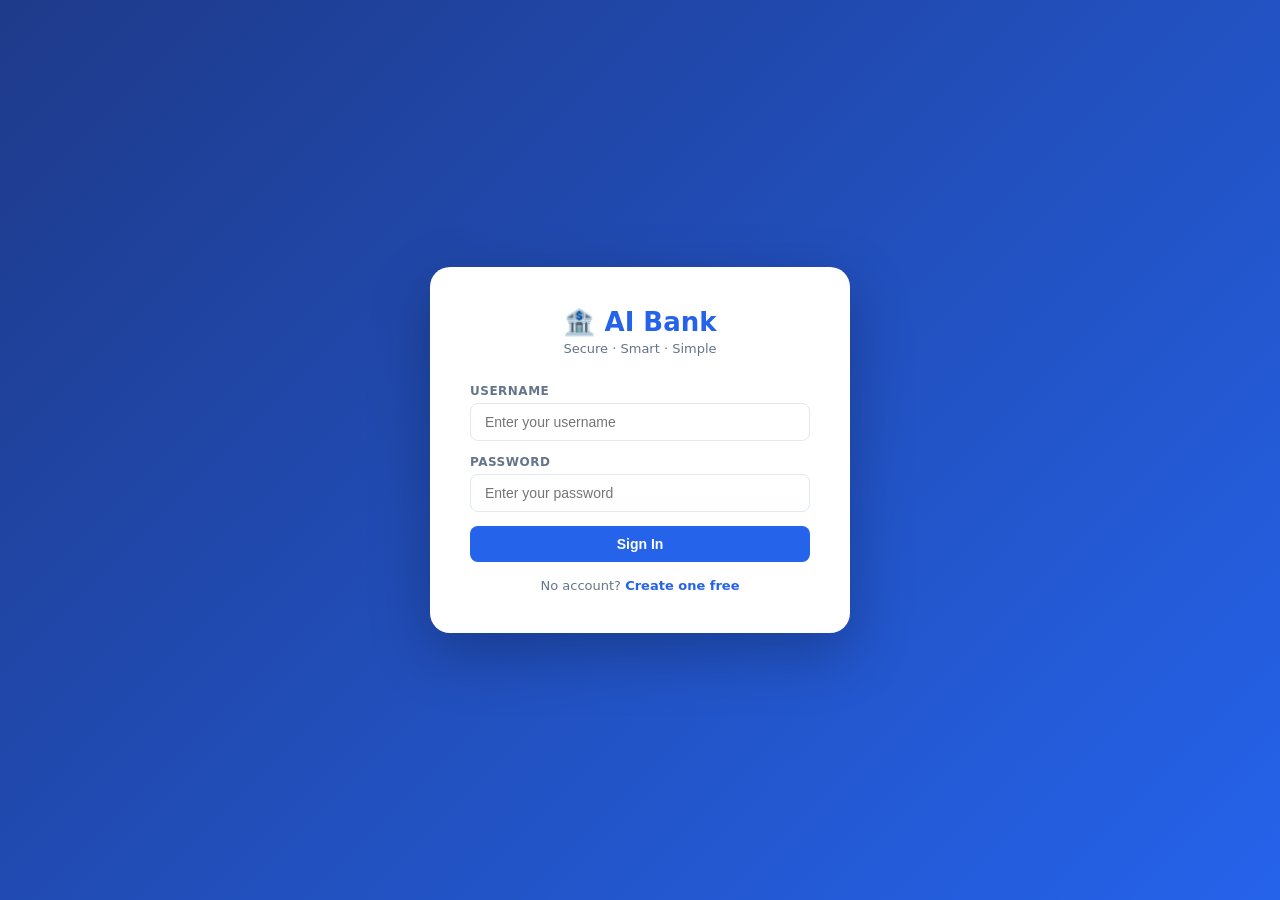
<file: frontend/index.html>
<!DOCTYPE html>
<html lang="en">
<head>
  <meta charset="UTF-8"/>
  <meta name="viewport" content="width=device-width,initial-scale=1"/>
  <title>AI Bank — Login</title>
  <link rel="stylesheet" href="style.css"/>
</head>
<body>
<div class="auth-wrap">
  <div class="auth-box">
    <div class="auth-logo">
      <h1>🏦 AI Bank</h1>
      <p>Secure · Smart · Simple</p>
    </div>
    <div id="err" class="alert alert-err"></div>
    <form id="form">
      <div class="field"><label>Username</label>
        <input id="u" type="text" placeholder="Enter your username" required autocomplete="username"/>
      </div>
      <div class="field"><label>Password</label>
        <input id="p" type="password" placeholder="Enter your password" required autocomplete="current-password"/>
      </div>
      <button class="btn btn-primary" type="submit">Sign In</button>
    </form>
    <div class="auth-link">No account? <a href="register.html">Create one free</a></div>
  </div>
</div>
<script>
const API = window.location.hostname === "localhost" || window.location.hostname === "127.0.0.1"
  ? "http://127.0.0.1:5000"
  : "https://ai-online-banking-system-1.onrender.com";
document.getElementById("form").onsubmit = async e => {
  e.preventDefault();
  const err = document.getElementById("err");
  const btn = e.target.querySelector("button");
  err.style.display = "none";
  btn.textContent = "Signing in...";
  btn.disabled = true;
  try {
    const res = await fetch(`${API}/api/login`, {
      method: "POST",
      headers: {"Content-Type":"application/json"},
      body: JSON.stringify({username: document.getElementById("u").value,
                            password: document.getElementById("p").value})
    });
    const d = await res.json();
    if (res.ok) {
      localStorage.clear();
      localStorage.setItem("token", d.token);
      localStorage.setItem("name", d.name);
      localStorage.setItem("username", d.username);
      btn.textContent = "Redirecting...";
      setTimeout(() => { location.href = "dashboard.html"; }, 100);
    } else {
      err.textContent = d.error;
      err.style.display = "block";
      btn.textContent = "Sign In";
      btn.disabled = false;
    }
  } catch(e) {
    err.textContent = "Cannot connect to server. Make sure the backend is running.";
    err.style.display = "block";
    btn.textContent = "Sign In";
    btn.disabled = false;
  }
};
</script>
</body>
</html>
</file>
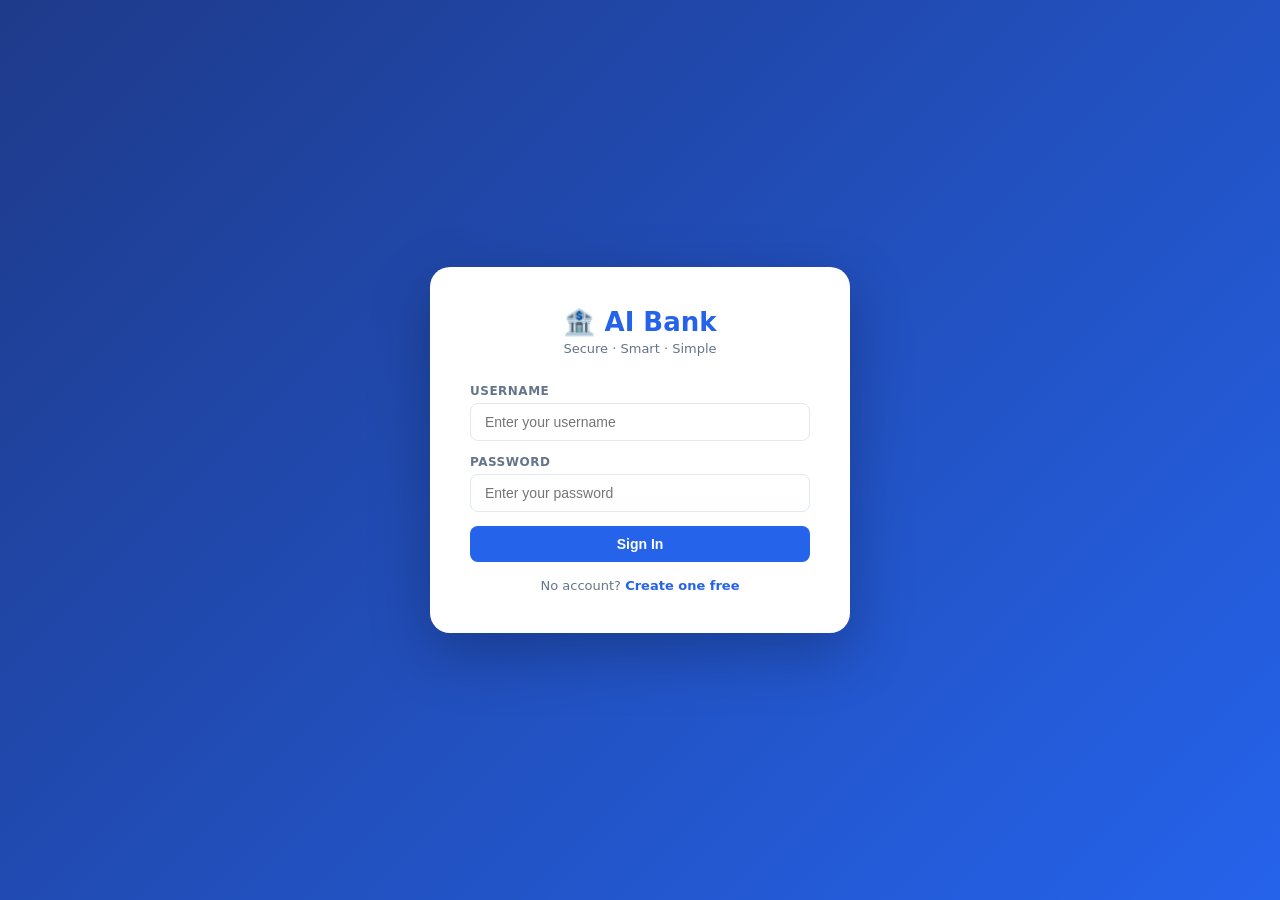
<file: frontend/dashboard.html>
<!DOCTYPE html>
<html lang="en">
<head>
  <meta charset="UTF-8"/>
  <meta name="viewport" content="width=device-width,initial-scale=1"/>
  <title>AI Bank — Dashboard</title>
  <link rel="stylesheet" href="style.css"/>
</head>
<body>
<div class="app">

<!-- Sidebar -->
<aside class="sidebar">
  <div class="sb-logo"><h2>🏦 AI Bank</h2><span>Smart Banking</span></div>
  <nav class="sb-nav">
    <button class="nav-btn active" data-page="dashboard"><span class="ic">📊</span><span>Dashboard</span></button>
    <button class="nav-btn" data-page="accounts"><span class="ic">💳</span><span>Accounts</span></button>
    <button class="nav-btn" data-page="transfer"><span class="ic">↔️</span><span>Transfer</span></button>
    <button class="nav-btn" data-page="history"><span class="ic">📋</span><span>History</span></button>
    <button class="nav-btn" data-page="ai"><span class="ic">🤖</span><span>AI Advisor</span></button>
  </nav>
  <div class="sb-foot">
    <div class="sb-user">
      <div class="avatar" id="av">U</div>
      <div><div class="sb-name" id="sbName">User</div><div class="sb-role">Account Holder</div></div>
    </div>
    <button class="btn-logout" onclick="logout()">Sign Out</button>
  </div>
</aside>

<!-- Main -->
<main class="main">

  <!-- Dashboard -->
  <div id="page-dashboard" class="page active">
    <div class="topbar">
      <h1>Dashboard</h1>
      <div class="topbar-btns">
        <button class="btn btn-success btn-sm" onclick="openModal('mDeposit')">+ Deposit</button>
        <button class="btn btn-danger btn-sm" onclick="openModal('mWithdraw')">Withdraw</button>
      </div>
    </div>
    <div class="stats">
      <div class="stat blue"><div class="lbl">Total Balance</div><div class="val" id="sTotalBal">₹0</div><div class="sub">All accounts</div></div>
      <div class="stat green"><div class="lbl">Total Credits</div><div class="val" id="sTotalCr">₹0</div><div class="sub">Money in</div></div>
      <div class="stat red"><div class="lbl">Total Debits</div><div class="val" id="sTotalDb">₹0</div><div class="sub">Money out</div></div>
      <div class="stat"><div class="lbl">Accounts</div><div class="val" id="sAccCount">0</div><div class="sub">Active</div></div>
    </div>
    <div class="section">
      <div class="sec-title">📋 Recent Transactions</div>
      <ul class="txn-list" id="recentTxns"><li class="empty">Loading...</li></ul>
    </div>
  </div>

  <!-- Accounts -->
  <div id="page-accounts" class="page">
    <div class="topbar"><h1>My Accounts</h1>
      <button class="btn btn-primary btn-sm" onclick="openModal('mNewAcc')">+ Open Account</button>
    </div>
    <div id="accList"></div>
  </div>

  <!-- Transfer -->
  <div id="page-transfer" class="page">
    <div class="topbar"><h1>Transfer Money</h1></div>
    <div class="section" style="max-width:480px">
      <div class="sec-title">↔️ Fund Transfer</div>
      <div id="tErr" class="alert alert-err"></div>
      <div id="tOk" class="alert alert-ok"></div>
      <div class="field"><label>From Account</label><select id="tFrom"></select></div>
      <div class="field"><label>To Account Number</label>
        <input id="tTo" type="text" placeholder="10-digit account number"/>
      </div>
      <div class="field"><label>Amount (₹)</label>
        <input id="tAmt" type="number" placeholder="0.00" min="1"/>
      </div>
      <button class="btn btn-primary" onclick="doTransfer()">Transfer Now</button>
    </div>
  </div>

  <!-- History -->
  <div id="page-history" class="page">
    <div class="topbar"><h1>Transaction History</h1></div>
    <div class="section">
      <div class="field" style="max-width:320px">
        <label>Select Account</label>
        <select id="hAccSel" onchange="loadHistory()"></select>
      </div>
      <ul class="txn-list" id="histTxns"><li class="empty">Select an account above.</li></ul>
    </div>
  </div>

  <!-- AI Advisor -->
  <div id="page-ai" class="page">
    <div class="topbar"><h1>🤖 AI Financial Advisor</h1></div>
    <div class="grid2">
      <div class="section">
        <div class="sec-title">📈 Spending Insights</div>
        <div class="field"><select id="aiAccSel" onchange="loadInsights()"></select></div>
        <div id="aiOut"><p class="empty">Select an account to load insights.</p></div>
      </div>
      <div class="section">
        <div class="sec-title">💬 Chat with AI</div>
        <div class="chat-wrap">
          <div class="chat-msgs" id="chatMsgs">
            <div class="msg bot"><div class="bubble">Hi! I'm your AI banking assistant. Ask me about your balance, spending, savings, or fraud protection.</div></div>
          </div>
          <div class="chat-row">
            <input id="chatIn" type="text" placeholder="Ask anything..." onkeydown="if(event.key==='Enter')sendChat()"/>
            <button class="btn btn-primary btn-sm" onclick="sendChat()">Send</button>
          </div>
        </div>
      </div>
    </div>
  </div>

</main>
</div>

<!-- Deposit Modal -->
<div class="overlay" id="mDeposit">
  <div class="modal">
    <h3>💰 Deposit Money</h3>
    <div id="dErr" class="alert alert-err"></div>
    <div class="field"><label>Account</label><select id="dAcc"></select></div>
    <div class="field"><label>Amount (₹)</label><input id="dAmt" type="number" placeholder="0.00" min="1"/></div>
    <div class="field"><label>Description</label><input id="dDesc" type="text" placeholder="e.g. Salary"/></div>
    <div class="modal-btns">
      <button class="btn btn-ghost btn-sm" onclick="closeModal('mDeposit')">Cancel</button>
      <button class="btn btn-success btn-sm" onclick="doDeposit()">Deposit</button>
    </div>
  </div>
</div>

<!-- Withdraw Modal -->
<div class="overlay" id="mWithdraw">
  <div class="modal">
    <h3>💸 Withdraw Money</h3>
    <div id="wErr" class="alert alert-err"></div>
    <div class="field"><label>Account</label><select id="wAcc"></select></div>
    <div class="field"><label>Amount (₹)</label><input id="wAmt" type="number" placeholder="0.00" min="1"/></div>
    <div class="field"><label>Description</label><input id="wDesc" type="text" placeholder="e.g. Groceries"/></div>
    <div class="modal-btns">
      <button class="btn btn-ghost btn-sm" onclick="closeModal('mWithdraw')">Cancel</button>
      <button class="btn btn-danger btn-sm" onclick="doWithdraw()">Withdraw</button>
    </div>
  </div>
</div>

<!-- New Account Modal -->
<div class="overlay" id="mNewAcc">
  <div class="modal">
    <h3>🏦 Open New Account</h3>
    <div class="field"><label>Account Type</label>
      <select id="newAccType">
        <option value="Savings">Savings Account</option>
        <option value="Current">Current Account</option>
      </select>
    </div>
    <div class="modal-btns">
      <button class="btn btn-ghost btn-sm" onclick="closeModal('mNewAcc')">Cancel</button>
      <button class="btn btn-primary btn-sm" onclick="doNewAccount()">Open Account</button>
    </div>
  </div>
</div>

<script src="app.js"></script>
</body>
</html>
</file>
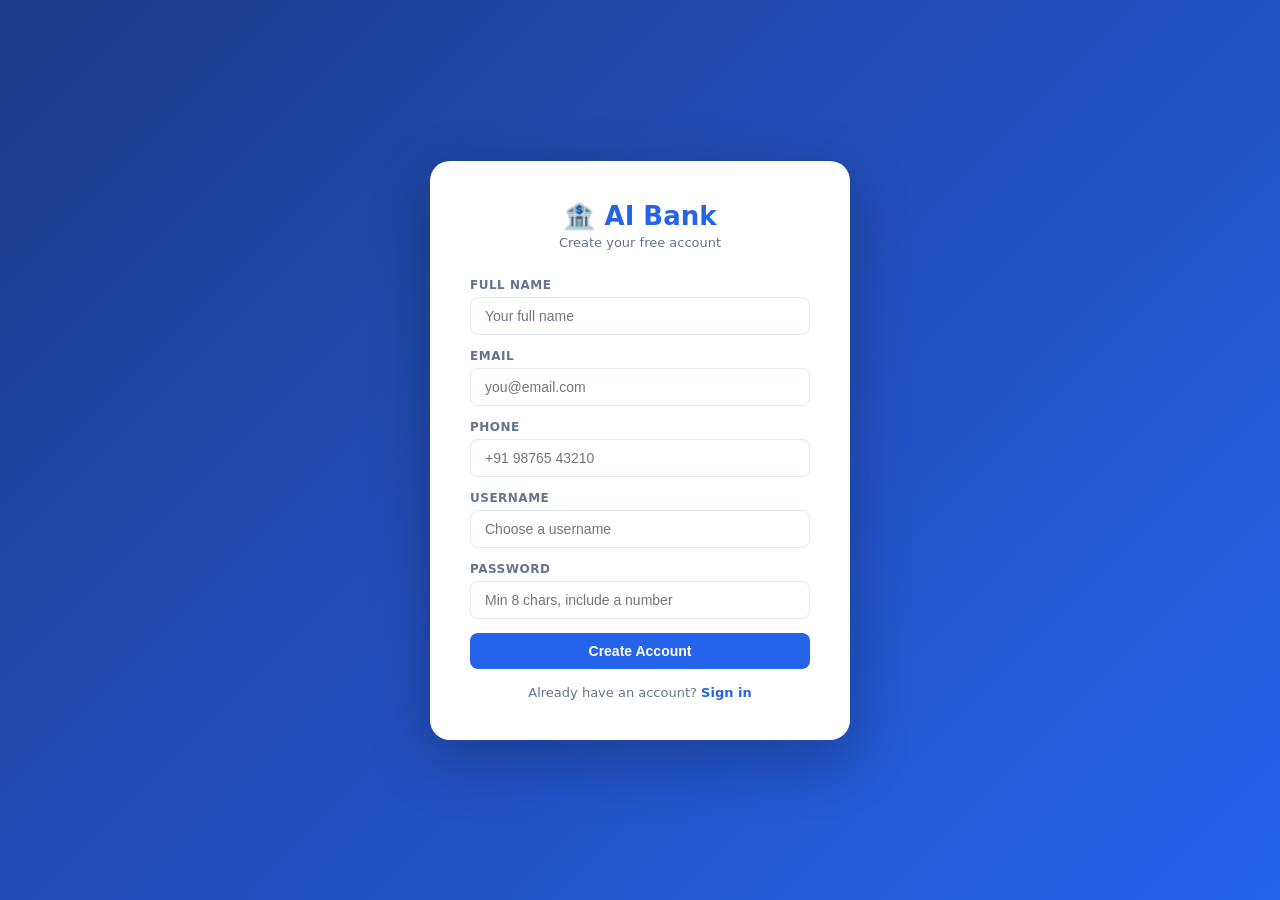
<file: frontend/register.html>
<!DOCTYPE html>
<html lang="en">
<head>
  <meta charset="UTF-8"/>
  <meta name="viewport" content="width=device-width,initial-scale=1"/>
  <title>AI Bank — Register</title>
  <link rel="stylesheet" href="style.css"/>
</head>
<body>
<div class="auth-wrap">
  <div class="auth-box">
    <div class="auth-logo">
      <h1>🏦 AI Bank</h1>
      <p>Create your free account</p>
    </div>
    <div id="err" class="alert alert-err"></div>
    <div id="ok" class="alert alert-ok"></div>
    <form id="form">
      <div class="field"><label>Full Name</label>
        <input id="name" type="text" placeholder="Your full name" required/>
      </div>
      <div class="field"><label>Email</label>
        <input id="email" type="email" placeholder="you@email.com" required/>
      </div>
      <div class="field"><label>Phone</label>
        <input id="phone" type="tel" placeholder="+91 98765 43210" required/>
      </div>
      <div class="field"><label>Username</label>
        <input id="user" type="text" placeholder="Choose a username" required autocomplete="username"/>
      </div>
      <div class="field"><label>Password</label>
        <input id="pass" type="password" placeholder="Min 8 chars, include a number" required autocomplete="new-password"/>
      </div>
      <button class="btn btn-primary" type="submit">Create Account</button>
    </form>
    <div class="auth-link">Already have an account? <a href="index.html">Sign in</a></div>
  </div>
</div>
<script>
const API = window.location.hostname === "localhost" || window.location.hostname === "127.0.0.1"
  ? "http://127.0.0.1:5000"
  : "https://ai-online-banking-system-1.onrender.com";
document.getElementById("form").onsubmit = async e => {
  e.preventDefault();
  const err = document.getElementById("err"), ok = document.getElementById("ok");
  err.style.display = ok.style.display = "none";
  const res = await fetch(`${API}/api/register`, {
    method: "POST",
    headers: {"Content-Type":"application/json"},
    body: JSON.stringify({
      name: document.getElementById("name").value,
      email: document.getElementById("email").value,
      phone: document.getElementById("phone").value,
      username: document.getElementById("user").value,
      password: document.getElementById("pass").value
    })
  });
  const d = await res.json();
  if (res.ok) {
    ok.textContent = "Account created! Redirecting to login...";
    ok.style.display = "block";
    setTimeout(() => location.href = "index.html", 1500);
  } else {
    err.textContent = d.error;
    err.style.display = "block";
  }
};
</script>
</body>
</html>
</file>
<file: frontend/style.css>
*{margin:0;padding:0;box-sizing:border-box}
:root{
  --primary:#2563eb;--primary-dark:#1d4ed8;--primary-light:#eff6ff;
  --success:#16a34a;--danger:#dc2626;--warning:#d97706;
  --bg:#f1f5f9;--card:#fff;--text:#0f172a;--muted:#64748b;
  --border:#e2e8f0;--sidebar:240px;--radius:12px;
}
body{font-family:'Segoe UI',system-ui,sans-serif;background:var(--bg);color:var(--text);font-size:14px}

/* ── Auth ── */
.auth-wrap{min-height:100vh;display:flex;align-items:center;justify-content:center;
  background:linear-gradient(135deg,#1e3a8a,#2563eb)}
.auth-box{background:var(--card);border-radius:20px;padding:40px;width:100%;max-width:420px;
  box-shadow:0 20px 60px rgba(0,0,0,.25)}
.auth-logo{text-align:center;margin-bottom:28px}
.auth-logo h1{font-size:26px;color:var(--primary);font-weight:800}
.auth-logo p{color:var(--muted);font-size:13px;margin-top:4px}

.field{margin-bottom:14px}
.field label{display:block;font-size:12px;font-weight:600;color:var(--muted);
  text-transform:uppercase;letter-spacing:.5px;margin-bottom:5px}
.field input,.field select{width:100%;padding:10px 14px;border:1.5px solid var(--border);
  border-radius:8px;font-size:14px;outline:none;transition:border .2s;background:#fff}
.field input:focus,.field select:focus{border-color:var(--primary)}

.btn{display:inline-flex;align-items:center;justify-content:center;gap:6px;
  padding:10px 20px;border:none;border-radius:8px;font-size:14px;font-weight:600;
  cursor:pointer;transition:all .2s;text-decoration:none;white-space:nowrap}
.btn-primary{background:var(--primary);color:#fff;width:100%}
.btn-primary:hover{background:var(--primary-dark)}
.btn-success{background:var(--success);color:#fff}
.btn-success:hover{filter:brightness(.9)}
.btn-danger{background:var(--danger);color:#fff}
.btn-danger:hover{filter:brightness(.9)}
.btn-ghost{background:transparent;border:1.5px solid var(--border);color:var(--text)}
.btn-ghost:hover{background:var(--bg)}
.btn-sm{padding:7px 14px;font-size:13px}

.alert{padding:10px 14px;border-radius:8px;font-size:13px;margin-bottom:14px;display:none}
.alert-err{background:#fef2f2;color:var(--danger);border:1px solid #fecaca}
.alert-ok{background:#f0fdf4;color:var(--success);border:1px solid #bbf7d0}
.auth-link{text-align:center;margin-top:16px;font-size:13px;color:var(--muted)}
.auth-link a{color:var(--primary);font-weight:600;text-decoration:none}

/* ── Layout ── */
.app{display:flex;min-height:100vh}
.sidebar{width:var(--sidebar);background:#0f172a;color:#fff;
  display:flex;flex-direction:column;position:fixed;height:100vh;z-index:100;
  transition:width .3s}
.sb-logo{padding:22px 18px;border-bottom:1px solid rgba(255,255,255,.08)}
.sb-logo h2{font-size:18px;font-weight:800;color:#fff}
.sb-logo span{font-size:11px;color:rgba(255,255,255,.4);margin-top:2px;display:block}
.sb-nav{flex:1;padding:12px 0;overflow-y:auto}
.nav-btn{display:flex;align-items:center;gap:12px;padding:11px 18px;
  cursor:pointer;transition:background .15s;font-size:13px;font-weight:500;
  color:rgba(255,255,255,.6);border:none;background:none;width:100%;text-align:left;
  border-radius:0}
.nav-btn:hover,.nav-btn.active{background:rgba(255,255,255,.08);color:#fff}
.nav-btn .ic{font-size:17px;width:22px;flex-shrink:0}
.sb-foot{padding:14px 18px;border-top:1px solid rgba(255,255,255,.08)}
.sb-user{display:flex;align-items:center;gap:10px}
.avatar{width:34px;height:34px;border-radius:50%;background:var(--primary);
  display:flex;align-items:center;justify-content:center;font-weight:700;font-size:13px;flex-shrink:0}
.sb-name{font-size:13px;font-weight:600;color:#fff}
.sb-role{font-size:11px;color:rgba(255,255,255,.4)}
.btn-logout{margin-top:10px;width:100%;padding:8px;background:rgba(255,255,255,.06);
  border:1px solid rgba(255,255,255,.12);color:rgba(255,255,255,.7);border-radius:7px;
  cursor:pointer;font-size:12px;font-weight:600;transition:background .2s}
.btn-logout:hover{background:rgba(255,255,255,.12)}

/* ── Main ── */
.main{margin-left:var(--sidebar);flex:1;padding:24px;min-height:100vh}
.topbar{display:flex;align-items:center;justify-content:space-between;margin-bottom:22px}
.topbar h1{font-size:20px;font-weight:700}
.topbar-btns{display:flex;gap:8px}

/* ── Stats ── */
.stats{display:grid;grid-template-columns:repeat(auto-fit,minmax(200px,1fr));gap:14px;margin-bottom:22px}
.stat{background:var(--card);border-radius:var(--radius);padding:18px;
  box-shadow:0 1px 3px rgba(0,0,0,.06);border:1px solid var(--border)}
.stat .lbl{font-size:11px;font-weight:700;color:var(--muted);text-transform:uppercase;letter-spacing:.5px}
.stat .val{font-size:26px;font-weight:800;margin:6px 0 2px}
.stat .sub{font-size:12px;color:var(--muted)}
.stat.blue .val{color:var(--primary)}
.stat.green .val{color:var(--success)}
.stat.red .val{color:var(--danger)}

/* ── Card ── */
.bank-card{background:linear-gradient(135deg,#1e40af,#2563eb,#0ea5e9);
  border-radius:16px;padding:22px;color:#fff;margin-bottom:14px;position:relative;overflow:hidden}
.bank-card::before{content:'';position:absolute;right:-40px;top:-40px;
  width:160px;height:160px;border-radius:50%;background:rgba(255,255,255,.07)}
.bank-card::after{content:'';position:absolute;right:40px;bottom:-50px;
  width:120px;height:120px;border-radius:50%;background:rgba(255,255,255,.05)}
.bc-type{font-size:11px;opacity:.75;text-transform:uppercase;letter-spacing:1.5px}
.bc-num{font-size:13px;opacity:.6;margin:4px 0 18px;letter-spacing:3px;font-family:monospace}
.bc-lbl{font-size:11px;opacity:.65}
.bc-bal{font-size:30px;font-weight:800;margin-top:2px}

/* ── Section ── */
.section{background:var(--card);border-radius:var(--radius);padding:20px;
  margin-bottom:18px;box-shadow:0 1px 3px rgba(0,0,0,.06);border:1px solid var(--border)}
.sec-title{font-size:15px;font-weight:700;margin-bottom:16px;display:flex;align-items:center;gap:8px}

/* ── Transactions ── */
.txn-list{list-style:none}
.txn-row{display:flex;align-items:center;padding:11px 0;border-bottom:1px solid var(--border)}
.txn-row:last-child{border-bottom:none}
.txn-ic{width:36px;height:36px;border-radius:50%;display:flex;align-items:center;
  justify-content:center;font-size:15px;margin-right:12px;flex-shrink:0}
.txn-ic.credit{background:#f0fdf4}
.txn-ic.debit{background:#fef2f2}
.txn-info{flex:1;min-width:0}
.txn-desc{font-size:13px;font-weight:500;white-space:nowrap;overflow:hidden;text-overflow:ellipsis}
.txn-date{font-size:11px;color:var(--muted);margin-top:2px}
.txn-amt{font-size:14px;font-weight:700;flex-shrink:0}
.txn-amt.credit{color:var(--success)}
.txn-amt.debit{color:var(--danger)}
.txn-bal{font-size:11px;color:var(--muted);text-align:right;margin-top:2px}

/* ── AI ── */
.insight{display:flex;align-items:flex-start;gap:10px;padding:10px;
  background:var(--bg);border-radius:8px;margin-bottom:8px;font-size:13px;line-height:1.5}
.badge{padding:2px 8px;border-radius:20px;font-size:11px;font-weight:700;white-space:nowrap;flex-shrink:0}
.b-info{background:#eff6ff;color:var(--primary)}
.b-tip{background:#f0fdf4;color:var(--success)}
.b-warn{background:#fffbeb;color:var(--warning)}
.b-alert{background:#fef2f2;color:var(--danger)}
.risk-badge{display:inline-flex;align-items:center;gap:5px;padding:4px 12px;
  border-radius:20px;font-size:12px;font-weight:700;margin-bottom:14px}
.risk-low{background:#f0fdf4;color:var(--success)}
.risk-medium{background:#fffbeb;color:var(--warning)}
.risk-high{background:#fef2f2;color:var(--danger)}

/* ── Chat ── */
.chat-wrap{display:flex;flex-direction:column;height:380px}
.chat-msgs{flex:1;overflow-y:auto;padding:10px;background:var(--bg);border-radius:8px;margin-bottom:10px}
.msg{margin-bottom:10px;display:flex}
.msg.user{justify-content:flex-end}
.bubble{max-width:78%;padding:9px 13px;border-radius:12px;font-size:13px;line-height:1.5}
.msg.bot .bubble{background:var(--card);border:1px solid var(--border)}
.msg.user .bubble{background:var(--primary);color:#fff}
.chat-row{display:flex;gap:8px}
.chat-row input{flex:1;padding:9px 13px;border:1.5px solid var(--border);
  border-radius:8px;font-size:13px;outline:none}
.chat-row input:focus{border-color:var(--primary)}

/* ── Modal ── */
.overlay{display:none;position:fixed;inset:0;background:rgba(0,0,0,.45);
  z-index:200;align-items:center;justify-content:center}
.overlay.open{display:flex}
.modal{background:var(--card);border-radius:16px;padding:28px;width:100%;
  max-width:400px;box-shadow:0 20px 60px rgba(0,0,0,.2)}
.modal h3{font-size:17px;font-weight:700;margin-bottom:18px}
.modal-btns{display:flex;gap:8px;margin-top:18px;justify-content:flex-end}

/* ── Grid ── */
.grid2{display:grid;grid-template-columns:1fr 1fr;gap:18px}

/* ── Page ── */
.page{display:none}.page.active{display:block}

/* ── Empty ── */
.empty{color:var(--muted);font-size:13px;padding:16px 0;text-align:center}

/* ── Responsive ── */
@media(max-width:768px){
  :root{--sidebar:56px}
  .sb-logo h2,.sb-logo span,.nav-btn span,.sb-name,.sb-role{display:none}
  .main{padding:14px}
  .grid2{grid-template-columns:1fr}
  .stats{grid-template-columns:1fr 1fr}
}
</file>
